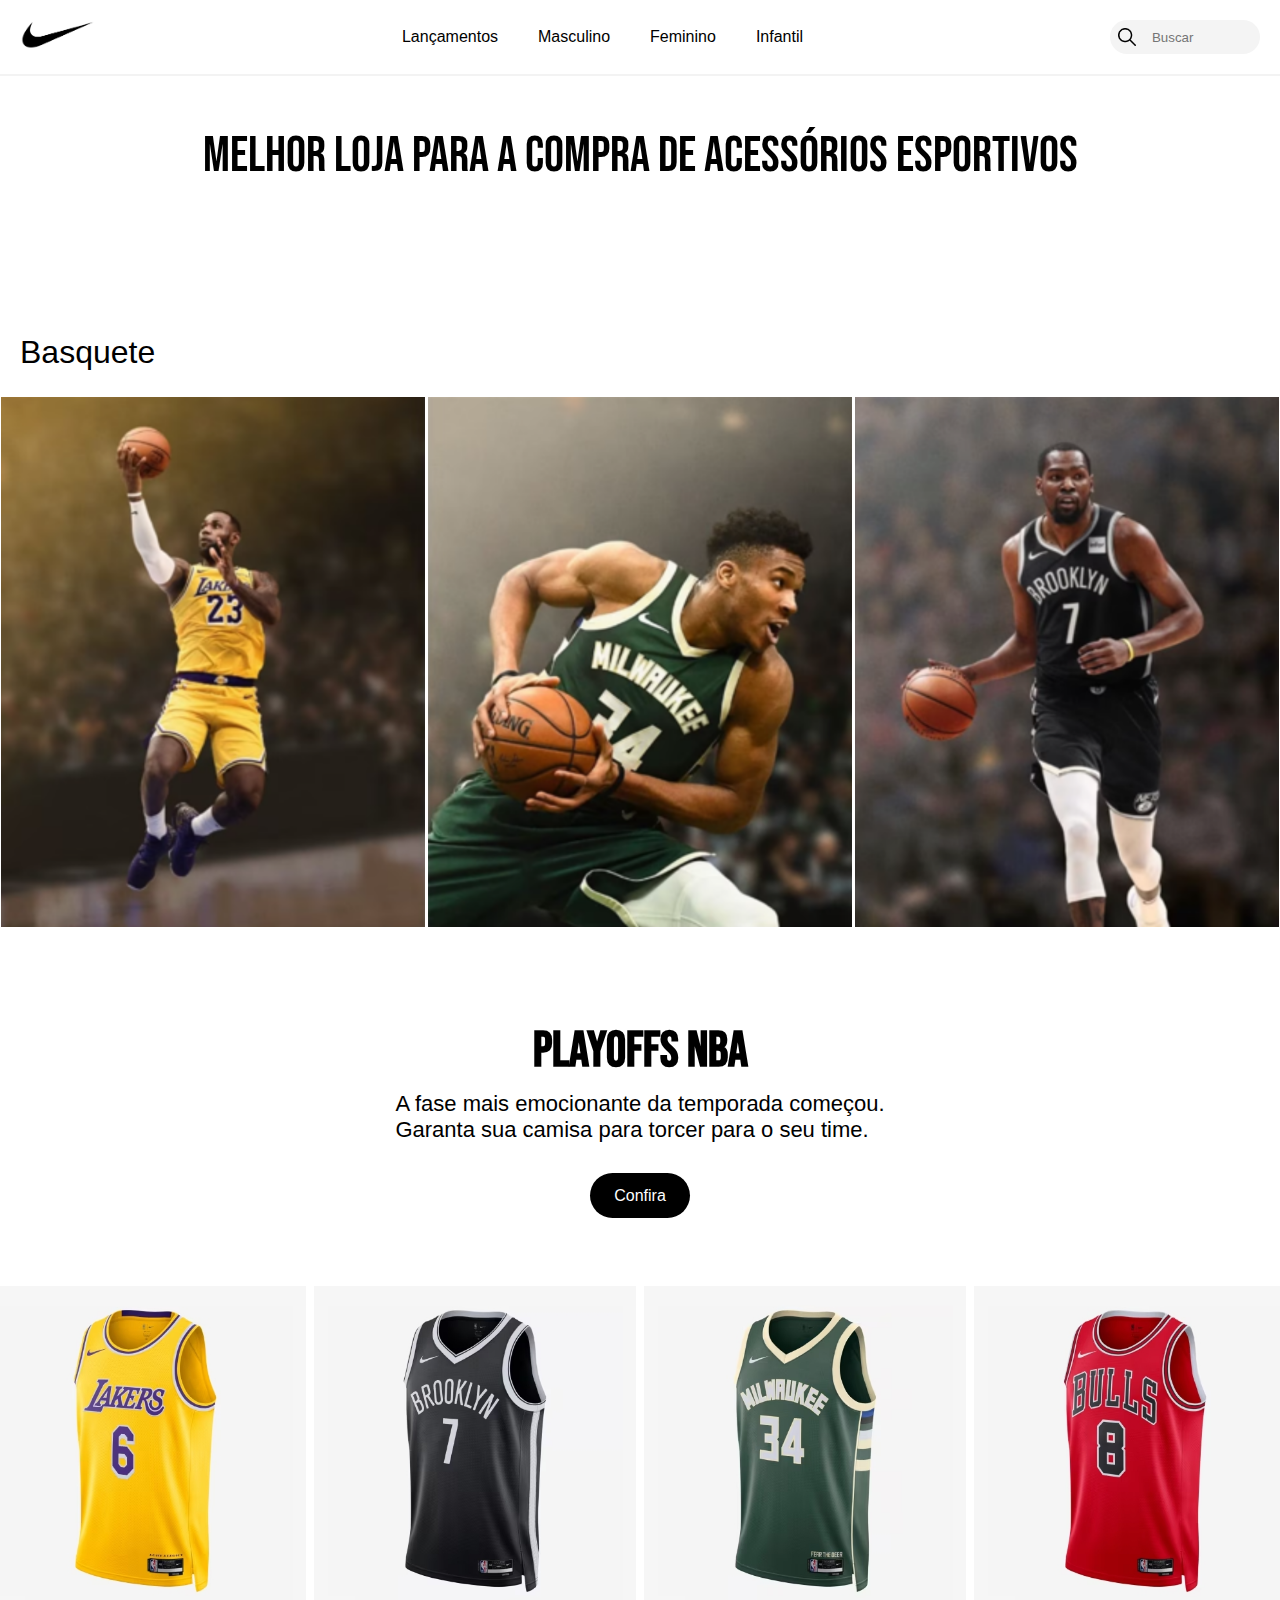
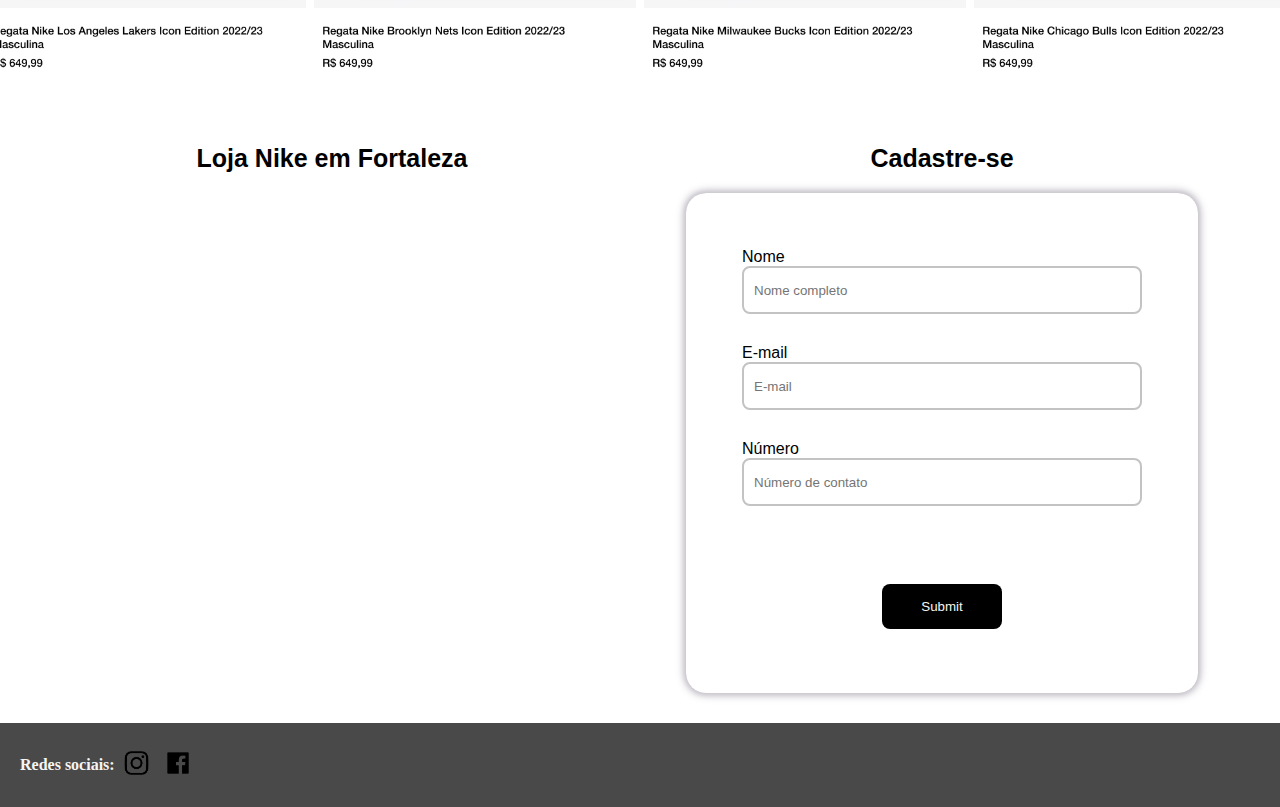
<file: index.html>
<!DOCTYPE html>
<html lang="en">

<head>
    <meta charset="UTF-8">
    <meta http-equiv="X-UA-Compatible" content="IE=edge">
    <meta name="viewport" content="width=device-width, initial-scale=1.0">
    <link rel="stylesheet" type="text/css" href="style.css">
    <title>NIKE</title>
</head>

<body>

    <header class="cabecalho">

        <div class="cabecalhomenu">
           
            <a href="#">
                <img class="nikeswoosh" src="nikeswoosh.png" alt="nikeswoosh" height="30px" width="auto">
            </a>

        </div>

        <div class="links">

            <a class="lancamentos" href="https://www.nike.com.br/nav?sorting=DescReleaseDate">Lançamentos</a>
            <a class="masculino" href="https://www.nike.com.br/sc/masculino-1">Masculino</a>
            <a class="feminino" href="https://www.nike.com.br/sc/feminino-1">Feminino</a>
            <a class="infantil" href="https://www.nike.com.br/nav/idade/infantil">Infantil</a>

        </div>

        <div class="Search">

            <a href="#">
                <img class="loupe" src="loupe.png" alt="loupe" height="18px" width="18px">
            </a>

            <input class="buscar" type="text" name="buscar" id="buscar" placeholder="Buscar">

        </div>

    </header>
<hr size="4px" color="#f3f3f3">
    <main class="main">



        <h1>Melhor loja para a compra de acessórios esportivos</h1>
<br>
        <h2>Basquete</h2>


        <div class="fotosjogadores">
            
            <div class="imglebron">
                <img class="lebron" src="Meu projeto (3).png" alt="lebron"  width="auto" height="530px">
            </div>
            
           
            <div class="imggiannis">
                <img class="giannis" src="Meu projeto (1).png" alt="giannis"  width="auto" height="530px">
            </div>
            
           
            <div class="imgkd"> 
                <img class="kd" src="Meu projeto (2).png" alt="kd" width="auto" height="530px">
            </div>
            

        </div>

        <div class="basqconteudo">

            <h3>PLAYOFFS NBA</h3>

            <p class="playoffsfrase"> A fase mais emocionante da temporada começou. <br> Garanta sua camisa para torcer para
                o seu time.</p>
    
            <button class="buttonconfira">
                <a href="https://www.nike.com.br/hotsite/nba">Confira</a>
            </button>

        </div>


        <div class="jersey">

            <div class="imglakers">
                <a href="https://www.nike.com.br/regata-nike-los-angeles-lakers-icon-edition-202223-masculina-023159.html?cor=0L#0">
                    <img class="lakersjersey" src="lakersjersey.jpg" alt="lakerscamisa" width="auto" height="400px">
                </a>                
            </div>
            
            <div class="imgnets">
                <a href="https://www.nike.com.br/camiseta-manga-curta-bkn-mnk-df-swgmn-js-023161.html?cor=IE#61">
                    <img class="netsjersey" src="netsjersey.jpg" alt="netscamisa" width="auto" height="400px">
                </a>            
            </div>
            
            <div class="imgbucks">
                <a href="https://www.nike.com.br/regata-nike-milwaukee-bucks-icon-edition-202223-masculina-023162.html?cor=NX#67">
                    <img class="bucksjersey" src="bucksjersey.jpg" alt="buckscamisa" width="auto" height="400px">
                </a>
            </div>
            
            <div class="imgbulls">
                <a href="https://www.nike.com.br/regata-nike-chicago-bulls-icon-edition-202223-masculina-023171.html?cor=P1#24">
                    <img class="bullsjersey" src="bullsjersey.jpg" alt="bullscamisa" width="auto" height="400px">
                </a>
            </div>
            
            </div>

            <div class="mainfooter">
                <div class="divmapa">
                    <h5>Loja Nike em Fortaleza</h5>
                    <iframe class="mapa" src="https://www.google.com/maps/embed?pb=!1m18!1m12!1m3!1d7962.490821047674!2d-38.49479396868764!3d-3.7566695302856425!2m3!1f0!2f0!3f0!3m2!1i1024!2i768!4f13.1!3m3!1m2!1s0x7c748a6b35135df%3A0xe28d76277d2588f5!2sNike!5e0!3m2!1spt-BR!2sbr!4v1682097130419!5m2!1spt-BR!2sbr" width="500" height="500" style="border:0;" allowfullscreen="" loading="lazy" referrerpolicy="no-referrer-when-downgrade"></iframe>  
               </div>

               <div>

                <h6 class="cadastro"> Cadastre-se </h6>

                 <form class="form" action="">

                    <fieldset class="fieldset">
                     
                     
                        <div class="labels">

                            <div class="name">
                                <label for="name"> Nome </label>
                                <br>
                                <input class="inputname" type="text" name="name" id="name" placeholder="Nome completo">
                            </div>
        
                            <div class="email">
                                <label for="email">E-mail</label>
                                <br>
                                <input class="inputemail" type="text" name="email" id="email" placeholder="E-mail">
                            </div>
        
                            <div class="wpp">
                                <label for="wpp">Número</label>
                                <br>
                                <input class="inputwpp" type="text" name="wpp" id="wpp" placeholder="Número de contato">
                            </div>

                        </div>
                        
                        
                        <br>
    
                        <div class="concluido">
                            <input class="buttonconcluido" type="submit" name="Concluído" id="Concluído">
                        </div>

                    </fieldset>
                
            
                    
            
                </form>
               </div>
            </div>
               

           
        </div>
    </main>

    <footer class="footer">

        <div class="conteudofooter">

            <div class="redessociais">
                <h4>Redes sociais:</h4>
            
            </div>
    
            <div class="logos">
                <a href="https://www.instagram.com/nike/">
                    <img class="instaicon" src="instaicon.png" alt="instaicon" width="auto" height="24px">
                </a>
            </div>
    
            <div>
                <a href="https://www.facebook.com/nike">
                    <img class="faceicon" src="faceicon.png" alt="faceicon" width="auto" height="40px">
                </a>
            </div>

        </div>
        
       

    </footer>


</body>

</html>
</file>
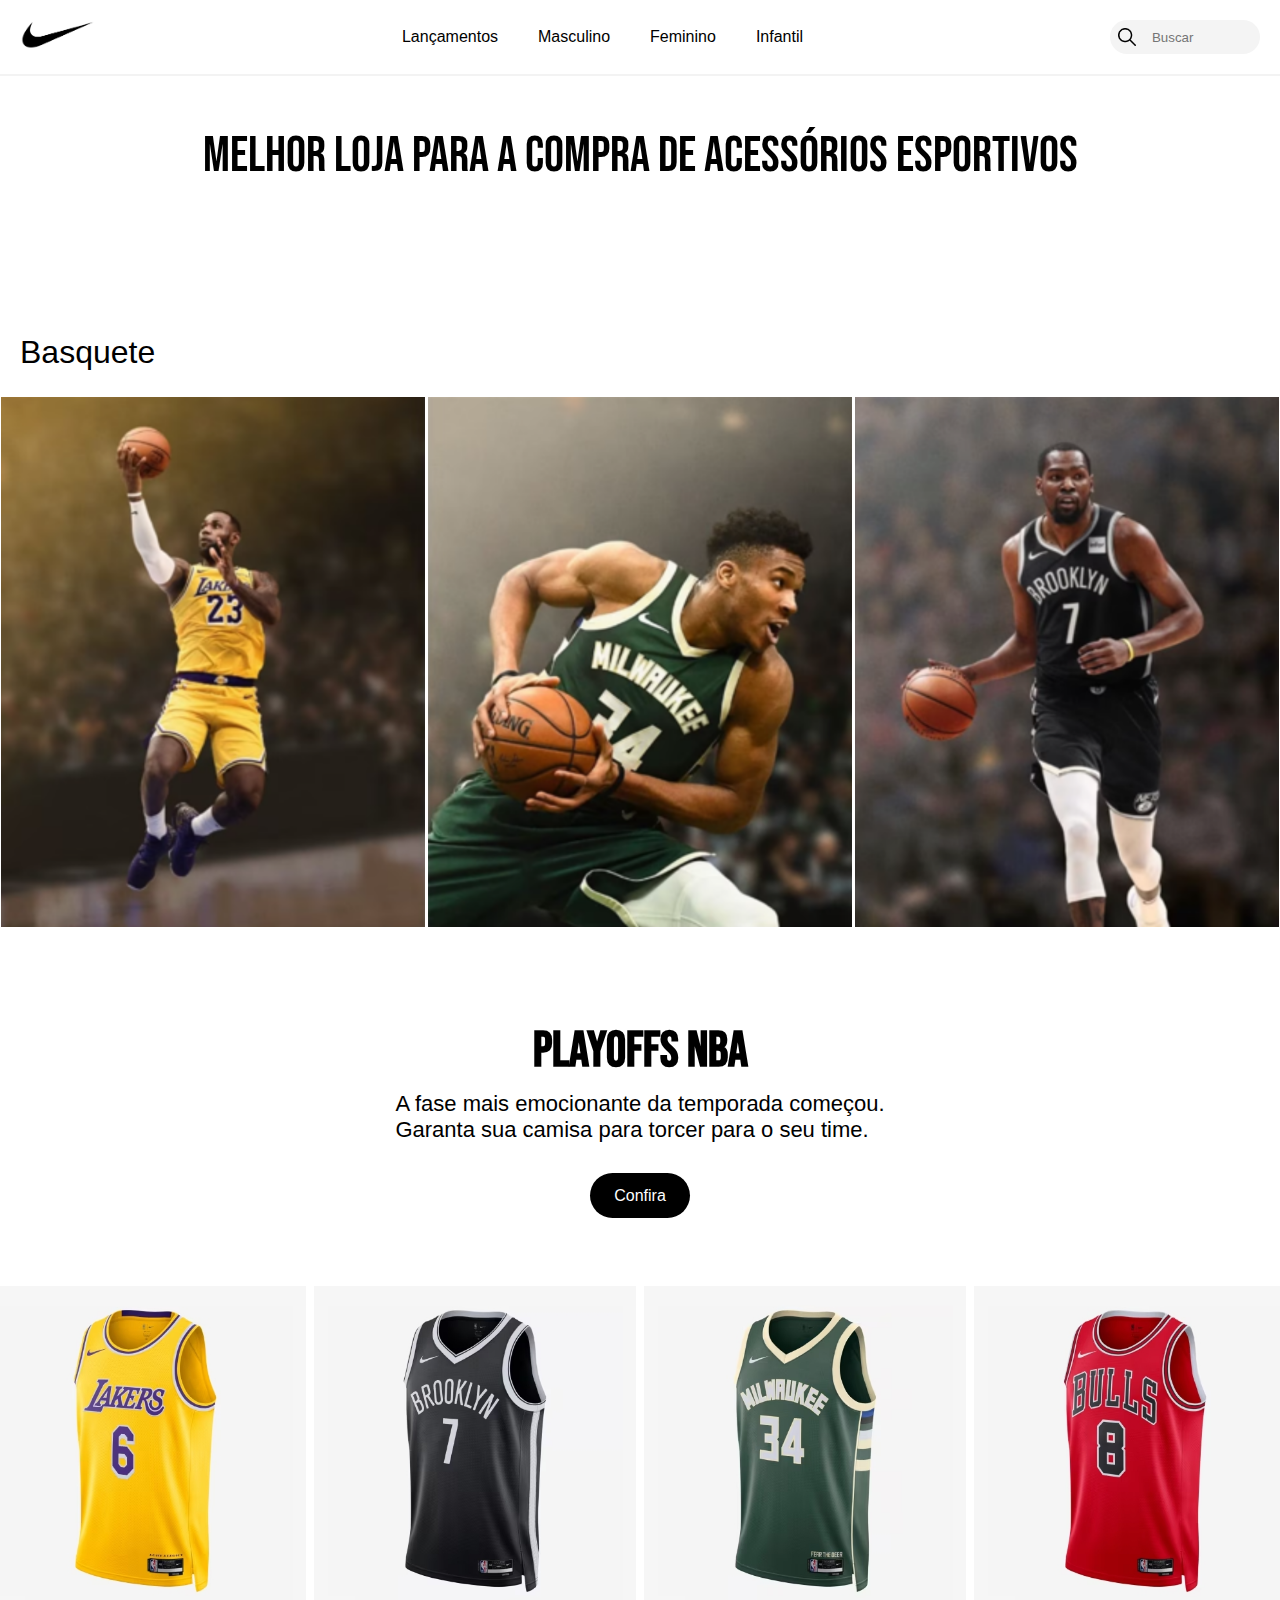
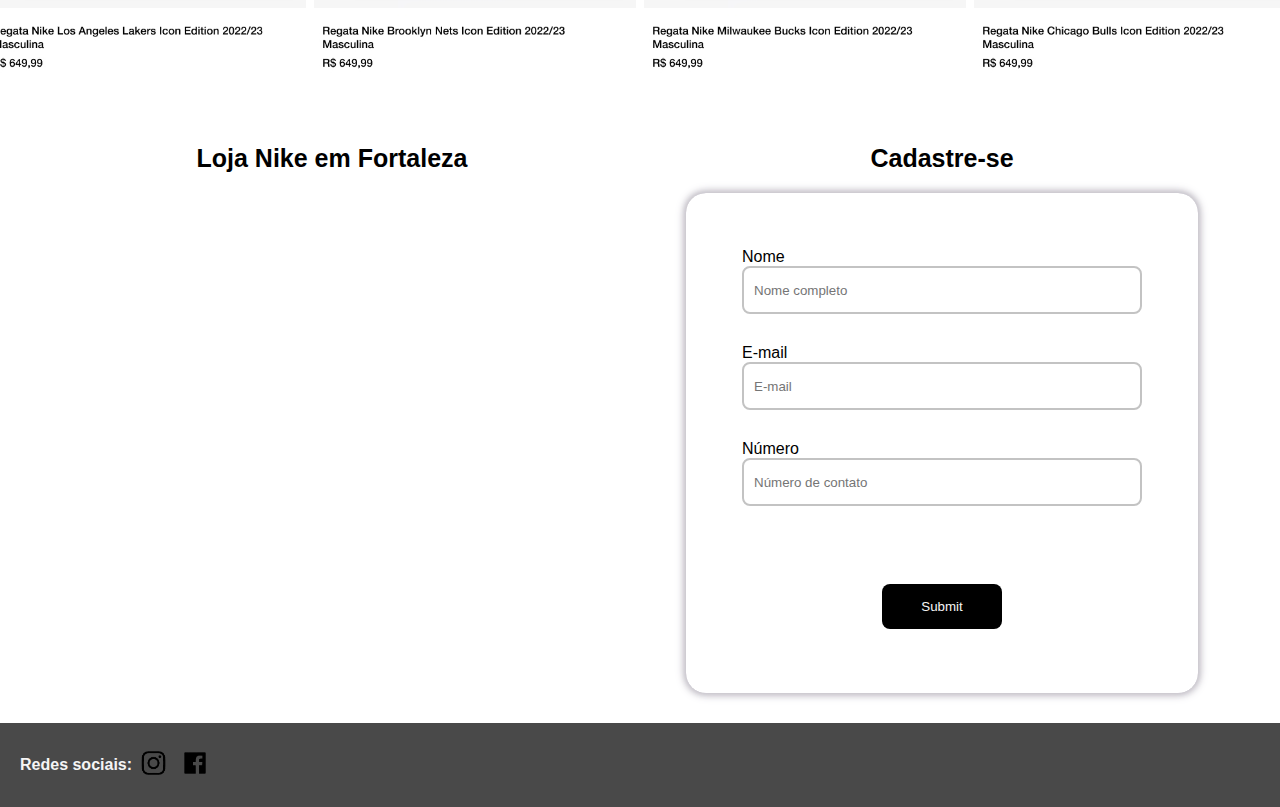
<file: src/pages/index.html>
<!DOCTYPE html>
<html lang="en">

<head>
    <meta charset="UTF-8">
    <meta http-equiv="X-UA-Compatible" content="IE=edge">
    <meta name="viewport" content="width=device-width, initial-scale=1.0">
    <link rel="stylesheet" type="text/css" href="../styles/style.css">
    <title>NIKE</title>
</head>

<body>

    <header class="cabecalho">

        <div class="cabecalhomenu">
           
            <a href="#">
                <img class="nikeswoosh" src="../images/nikeswoosh.png" alt="nikeswoosh" height="30px" width="auto">
            </a>

        </div>

        <div class="links">

            <a class="lancamentos" href="https://www.nike.com.br/nav?sorting=DescReleaseDate">Lançamentos</a>
            <a class="masculino" href="https://www.nike.com.br/sc/masculino-1">Masculino</a>
            <a class="feminino" href="https://www.nike.com.br/sc/feminino-1">Feminino</a>
            <a class="infantil" href="https://www.nike.com.br/nav/idade/infantil">Infantil</a>

        </div>

        <div class="Search">

            <a href="#">
                <img class="loupe" src="../images/loupe.png" alt="loupe" height="18px" width="18px">
            </a>

            <input class="buscar" type="text" name="buscar" id="buscar" placeholder="Buscar">

        </div>

    </header>
<hr size="4px" color="#f3f3f3">
    <main class="main">



        <h1>Melhor loja para a compra de acessórios esportivos</h1>
<br>
        <h2>Basquete</h2>


        <div class="fotosjogadores">
            
            <div class="imglebron">
                <img class="lebron" src="../images/Meu projeto (3).png" alt="lebron"  width="auto" height="530px">
            </div>
            
           
            <div class="imggiannis">
                <img class="giannis" src="../images/Meu projeto (1).png" alt="giannis"  width="auto" height="530px">
            </div>
            
           
            <div class="imgkd"> 
                <img class="kd" src="../images/Meu projeto (2).png" alt="kd" width="auto" height="530px">
            </div>
            

        </div>

        <div class="basqconteudo">

            <h3>PLAYOFFS NBA</h3>

            <p class="playoffsfrase"> A fase mais emocionante da temporada começou. <br> Garanta sua camisa para torcer para
                o seu time.</p>
    
            <button class="buttonconfira">
                <a href="https://www.nike.com.br/hotsite/nba">Confira</a>
            </button>

        </div>


        <div class="jersey">

            <div class="imglakers">
                <a href="https://www.nike.com.br/regata-nike-los-angeles-lakers-icon-edition-202223-masculina-023159.html?cor=0L#0">
                    <img class="lakersjersey" src="../images/lakersjersey.jpg" alt="lakerscamisa" width="auto" height="400px">
                </a>                
            </div>
            
            <div class="imgnets">
                <a href="https://www.nike.com.br/camiseta-manga-curta-bkn-mnk-df-swgmn-js-023161.html?cor=IE#61">
                    <img class="netsjersey" src="../images/netsjersey.jpg" alt="netscamisa" width="auto" height="400px">
                </a>            
            </div>
            
            <div class="imgbucks">
                <a href="https://www.nike.com.br/regata-nike-milwaukee-bucks-icon-edition-202223-masculina-023162.html?cor=NX#67">
                    <img class="bucksjersey" src="../images/bucksjersey.jpg" alt="buckscamisa" width="auto" height="400px">
                </a>
            </div>
            
            <div class="imgbulls">
                <a href="https://www.nike.com.br/regata-nike-chicago-bulls-icon-edition-202223-masculina-023171.html?cor=P1#24">
                    <img class="bullsjersey" src="../images/bullsjersey.jpg" alt="bullscamisa" width="auto" height="400px">
                </a>
            </div>
            
            </div>

            <div class="mainfooter">
                <div class="divmapa">
                    <h5>Loja Nike em Fortaleza</h5>
                    <iframe class="mapa" src="https://www.google.com/maps/embed?pb=!1m18!1m12!1m3!1d7962.490821047674!2d-38.49479396868764!3d-3.7566695302856425!2m3!1f0!2f0!3f0!3m2!1i1024!2i768!4f13.1!3m3!1m2!1s0x7c748a6b35135df%3A0xe28d76277d2588f5!2sNike!5e0!3m2!1spt-BR!2sbr!4v1682097130419!5m2!1spt-BR!2sbr" width="500" height="500" style="border:0;" allowfullscreen="" loading="lazy" referrerpolicy="no-referrer-when-downgrade"></iframe>  
               </div>

               <div>

                <h6 class="cadastro"> Cadastre-se </h6>

                 <form class="form" action="">

                    <fieldset class="fieldset">
                     
                     
                        <div class="labels">

                            <div class="name">
                                <label for="name"> Nome </label>
                                <br>
                                <input class="inputname" type="text" name="name" id="name" placeholder="Nome completo">
                            </div>
        
                            <div class="email">
                                <label for="email">E-mail</label>
                                <br>
                                <input class="inputemail" type="text" name="email" id="email" placeholder="E-mail">
                            </div>
        
                            <div class="wpp">
                                <label for="wpp">Número</label>
                                <br>
                                <input class="inputwpp" type="text" name="wpp" id="wpp" placeholder="Número de contato">
                            </div>

                        </div>
                        
                        
                        <br>
    
                        <div class="concluido">
                            <input class="buttonconcluido" type="submit" name="Concluído" id="Concluído">
                        </div>

                    </fieldset>
                
            
                    
            
                </form>
               </div>
            </div>
               

           
        </div>
    </main>

    <footer class="footer">

        <div class="conteudofooter">

            <div class="redessociais">
                <h4>Redes sociais:</h4>
            
            </div>
    
            <div class="logos">
                <a href="https://www.instagram.com/nike/">
                    <img class="instaicon" src="../images/instaicon.png" alt="instaicon" width="auto" height="24px">
                </a>
            </div>
    
            <div>
                <a href="https://www.facebook.com/nike">
                    <img class="faceicon" src="../images/faceicon.png" alt="faceicon" width="auto" height="40px">
                </a>
            </div>

        </div>
        
       

    </footer>


</body>

</html>
</file>
<file: style.css>
@import url('https://fonts.cdnfonts.com/css/helvetica-neue-9');
@import url('https://fonts.googleapis.com/css2?family=Bebas+Neue&family=Sarala&display=swap');


* {  
    box-sizing: border-box;
    text-decoration: none;  
    margin: 0;
    padding: 0;
}

a {
    color: black;  
    font-family: Arial, Helvetica, sans-serif;
}


.cabecalho{
    display: flex;
    flex-direction: row;
    justify-content: space-between;
    align-items: center;
    padding: 20px;
}

.links {
    display: flex;
}

.lancamentos {
    padding: 0 20px;
}

.masculino {
    padding: 0 20px;
}

.feminino {
    padding: 0 20px;
}

.infantil {
    padding: 0 20px;
}

.Search {
    font-family: Arial, Helvetica, sans-serif;
    display: flex;
    padding: 8px;
    border-radius: 20px;
    box-shadow: none;
    background-color: #f4f4f4;
    border-color: none;
    border: none;
    width: 150px;
    outline: none;
    align-items: center; 
    justify-content: center;
}

.buscar {
    border: none;
    width: 100px;
    display: flex;  
    outline: none; 
    outline-color:  #f4f4f4 ;
    background-color: transparent;
    margin-left: 1rem;
   
}

.Search:hover{
    background-color: #dbdbdb;
}


.loupe {
    background-color: transparent;
    align-items: center;
    display: flex;
}

h1{
    font-family: 'Bebas Neue', cursive;
    font-size: 50px;
    font-weight: 400;
    display: flex;
    justify-content: center;
    padding: 50px;  
    margin-bottom: 60px;
}

h2 {
    font-family: Arial, Helvetica, sans-serif;
    font-size: 32px;
    font-weight: 200;
    display: flex;
    margin: 20px;
}

h3 {
    font-family: 'Bebas Neue', cursive;
    font-size: 50px;   
}   

h4{
    color: whitesmoke;
}

h5 {
    font-family: Arial, Helvetica, sans-serif;
    font-size: 25px;
    padding: 20px;
    display: flex;
    justify-content: center;
}

h6 {
    font-family: Arial, Helvetica, sans-serif;
    font-size: 25px;
    padding: 20px;
    display: flex;
    justify-content: center;

}

.playoffsfrase {
    font-family: Arial, Helvetica, sans-serif;
    font-weight: 500;
    font-size: 22px;
    padding: 10px;
    margin-bottom: 20px;
}

.fotosjogadores {
    display: flex;
    flex-direction: row;
    justify-content: center;
    margin: 20px;
    padding: 6px;
}

.imglebron {
    padding: 0 3px;
}

.imgkd {
    padding: 0 3px;
}

.imgggannis {
    padding: 0 3px;
}

.basqconteudo {
    display: flex;
    flex-direction: column;
    align-items: center;
    padding: 4rem;
}


.buttonconfira {
    font-family: Arial, Helvetica, sans-serif;
    border-radius: 24px;
    box-shadow: none;
    background-color: #000000;
    border-color: none;
    border: none;
    width: 100px;
    height: 45px;
    outline: none;
    align-items: center; 
    justify-content: center;
    cursor: pointer;
    padding: 8px;
    font-size: 16px;
    color: white !important;

}

.buttonconfira a{
    color: #fff;
}

.buttonconfira:hover {
    background-color: #c3c3c3;
}

.jersey {
    display: flex;
    flex-direction: row;
    justify-content: center;
}

.imglakers {
    padding: 4px;
}

.imgnets {
    padding: 4px;
}

.imgbucks {
    padding: 4px;
}

.imgbulls {
    padding: 4px;
}

.footer {
    background-color: rgba(19, 19, 19, 0.774);
}

.conteudofooter {
    display: flex;
    justify-content: left;
    align-items: center;
    padding: 20px;
}

.logos {
    display: flex;
    align-items: center;
    justify-content: left;   
    }

    .mainfooter{
        display: flex;
        align-items: center;
        padding: 30px;
        justify-content: space-around;  
        
    }
    .mapa {
        display: flex;
        align-items: center;
        
    }
    .form {
        display: flex;
        align-items: center;
        flex-direction: column;
    }

    .fieldset {
        display: flex;
        flex-direction: column;
        height: 500px;
        width: 500px;
        gap: 30px;
        box-shadow: 0 0 4px #cac7ce, 0 0 6px #cac7ce, 0 0 8px #cac7ce, 0 0 12px #cac7ce;
        border-radius: 20px;
        border: none;
        
    }

    .labels {
        display: flex;
        flex-direction: column;
        gap: 30px;
        margin-top: 55px;
        align-items: center;
        width: 40vw;
    }

    .name {
        
        font-family: Arial, Helvetica, sans-serif;

    }
    .email {
       
        font-family: Arial, Helvetica, sans-serif;

    }

    .wpp {
    
        font-family: Arial, Helvetica, sans-serif;

    }
 

    .concluido {
        display: flex;
        justify-content: center;
        align-items: center;
    }

    .buttonconcluido {
        display: flex;
        justify-content: center;
        align-items: center;
        font-family: Arial, Helvetica, sans-serif;
        border-radius: 8px;
        box-shadow: none;
        height: 45px;
        width: 120px;
        background-color: black;
        border-color: transparent;
        color: whitesmoke;
        cursor: pointer;
    
    }

    .inputname {
        border: 2px solid #c3c3c3;
        border-radius: 8px;
        height: 48px;
        width: 400px;
        border-color: #c3c3c3;
        padding-left: 10px;
        
    }
    
    .inputemail {
        border: 2px solid #c3c3c3;
        border-radius: 8px;
        height: 48px;
        width: 400px;
        border-color: #c3c3c3;
        padding-left: 10px;
    }

    .inputwpp {
        border: 2px solid #c3c3c3;
        border-radius: 8px;
        height: 48px;
        width: 400px;
        border-color: #c3c3c3;
        padding-left: 10px;
    }
</file>
<file: src/styles/style.css>
@import url('https://fonts.cdnfonts.com/css/helvetica-neue-9');
@import url('https://fonts.googleapis.com/css2?family=Bebas+Neue&family=Sarala&display=swap');


* {  
    box-sizing: border-box;
    text-decoration: none;  
    margin: 0;
    padding: 0;
    font-family: Arial, Helvetica, sans-serif;
}

a {
    color: black;  
    font-family: Arial, Helvetica, sans-serif;
}


.cabecalho{
    display: flex;
    flex-direction: row;
    justify-content: space-between;
    align-items: center;
    padding: 20px;
}

.links {
    display: flex;
}

.lancamentos {
    padding: 0 20px;
}

.masculino {
    padding: 0 20px;
}

.feminino {
    padding: 0 20px;
}

.infantil {
    padding: 0 20px;
}

.Search {
    font-family: Arial, Helvetica, sans-serif;
    display: flex;
    padding: 8px;
    border-radius: 20px;
    box-shadow: none;
    background-color: #f4f4f4;
    border-color: none;
    border: none;
    width: 150px;
    outline: none;
    align-items: center; 
    justify-content: center;
}

.buscar {
    border: none;
    width: 100px;
    display: flex;  
    outline: none; 
    outline-color:  #f4f4f4 ;
    background-color: transparent;
    margin-left: 1rem;
   
}

.Search:hover{
    background-color: #dbdbdb;
}


.loupe {
    background-color: transparent;
    align-items: center;
    display: flex;
}

h1{
    font-family: 'Bebas Neue', cursive;
    font-size: 50px;
    font-weight: 400;
    display: flex;
    justify-content: center;
    padding: 50px;  
    margin-bottom: 60px;
}

h2 {
    font-family: Arial, Helvetica, sans-serif;
    font-size: 32px;
    font-weight: 200;
    display: flex;
    margin: 20px;
}

h3 {
    font-family: 'Bebas Neue', cursive;
    font-size: 50px;   
}   

h4{
    color: whitesmoke;
}

h5 {
    font-family: Arial, Helvetica, sans-serif;
    font-size: 25px;
    padding: 20px;
    display: flex;
    justify-content: center;
}

h6 {
    font-family: Arial, Helvetica, sans-serif;
    font-size: 25px;
    padding: 20px;
    display: flex;
    justify-content: center;

}

.playoffsfrase {
    font-family: Arial, Helvetica, sans-serif;
    font-weight: 500;
    font-size: 22px;
    padding: 10px;
    margin-bottom: 20px;
}

.fotosjogadores {
    display: flex;
    flex-direction: row;
    justify-content: center;
    margin: 20px;
    padding: 6px;
}

.imglebron {
    padding: 0 3px;
}

.imgkd {
    padding: 0 3px;
}

.imgggannis {
    padding: 0 3px;
}

.basqconteudo {
    display: flex;
    flex-direction: column;
    align-items: center;
    padding: 4rem;
}


.buttonconfira {
    font-family: Arial, Helvetica, sans-serif;
    border-radius: 24px;
    box-shadow: none;
    background-color: #000000;
    border-color: none;
    border: none;
    width: 100px;
    height: 45px;
    outline: none;
    align-items: center; 
    justify-content: center;
    cursor: pointer;
    padding: 8px;
    font-size: 16px;
    color: white !important;

}

.buttonconfira a{
    color: #fff;
}

.buttonconfira:hover {
    background-color: #c3c3c3;
}

.jersey {
    display: flex;
    flex-direction: row;
    justify-content: center;
}

.imglakers {
    padding: 4px;
}

.imgnets {
    padding: 4px;
}

.imgbucks {
    padding: 4px;
}

.imgbulls {
    padding: 4px;
}

.footer {
    background-color: rgba(19, 19, 19, 0.774);
}

.conteudofooter {
    display: flex;
    justify-content: left;
    align-items: center;
    padding: 20px;
}

.logos {
    display: flex;
    align-items: center;
    justify-content: left;   
    }

    .mainfooter{
        display: flex;
        align-items: center;
        padding: 30px;
        justify-content: space-around;  
        
    }
    .mapa {
        display: flex;
        align-items: center;
        
    }
    .form {
        display: flex;
        align-items: center;
        flex-direction: column;
    }

    .fieldset {
        display: flex;
        flex-direction: column;
        height: 500px;
        width: 500px;
        gap: 30px;
        box-shadow: 0 0 4px #cac7ce, 0 0 6px #cac7ce, 0 0 8px #cac7ce, 0 0 12px #cac7ce;
        border-radius: 20px;
        border: none;
        
    }

    .labels {
        display: flex;
        flex-direction: column;
        gap: 30px;
        margin-top: 55px;
        align-items: center;
        width: 40vw;
    }

    .name {
        
        font-family: Arial, Helvetica, sans-serif;

    }
    .email {
       
        font-family: Arial, Helvetica, sans-serif;

    }

    .wpp {
    
        font-family: Arial, Helvetica, sans-serif;

    }
 

    .concluido {
        display: flex;
        justify-content: center;
        align-items: center;
    }

    .buttonconcluido {
        display: flex;
        justify-content: center;
        align-items: center;
        font-family: Arial, Helvetica, sans-serif;
        border-radius: 8px;
        box-shadow: none;
        height: 45px;
        width: 120px;
        background-color: black;
        border-color: transparent;
        color: whitesmoke;
        cursor: pointer;
    
    }

    .inputname {
        border: 2px solid #c3c3c3;
        border-radius: 8px;
        height: 48px;
        width: 400px;
        border-color: #c3c3c3;
        padding-left: 10px;
        
    }
    
    .inputemail {
        border: 2px solid #c3c3c3;
        border-radius: 8px;
        height: 48px;
        width: 400px;
        border-color: #c3c3c3;
        padding-left: 10px;
    }

    .inputwpp {
        border: 2px solid #c3c3c3;
        border-radius: 8px;
        height: 48px;
        width: 400px;
        border-color: #c3c3c3;
        padding-left: 10px;
    }
</file>
